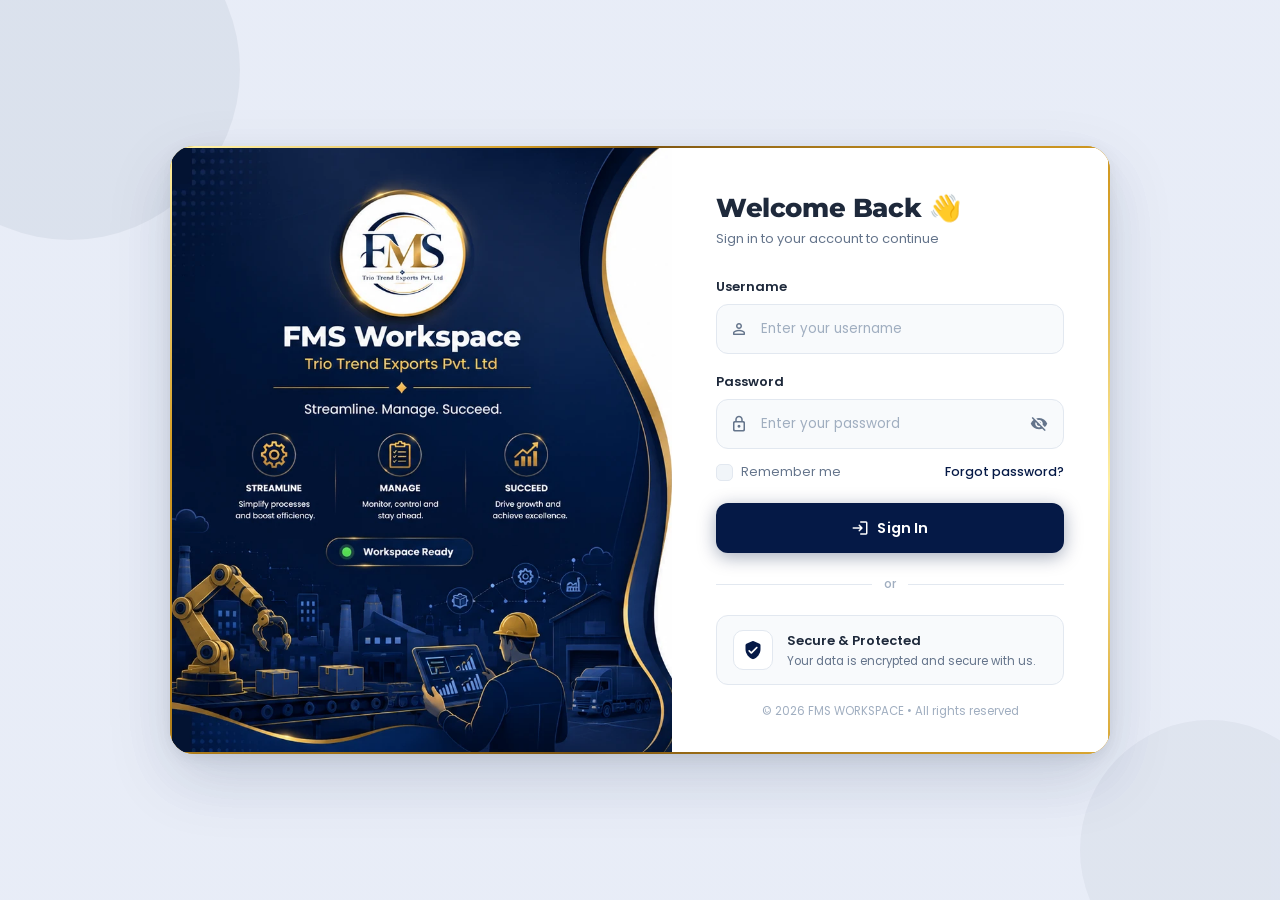
<file: login.html>
<!DOCTYPE html>
<html lang="en">
<head>
  <meta charset="UTF-8" />
  <meta name="viewport" content="width=device-width, initial-scale=1.0" />
  <title>FMS Workspace — Sign In</title>
  <link rel="icon" type="image/jpeg" href="https://res.cloudinary.com/dnrgcigsj/image/upload/v1785501945/ChatGPT_Image_Jul_31_2026_06_15_29_PM_ivgl6y.png" />
  <link rel="preconnect" href="https://fonts.googleapis.com" />
  <link rel="preconnect" href="https://fonts.gstatic.com" crossorigin />
  <link href="https://fonts.googleapis.com/css2?family=Poppins:wght@300;400;500;600;700;800&family=Montserrat:wght@400;500;600;700;800&display=swap" rel="stylesheet" />
  <link href="https://fonts.googleapis.com/icon?family=Material+Icons+Round" rel="stylesheet" />
  <!--
    FOR GOOGLE APPS SCRIPT: Replace with <?!= include('login_style'); ?>
    FOR STANDALONE USE: keep this tag as-is.
  -->
  <link rel="stylesheet" href="login.css" />
</head>
<body>

<!-- Page background blobs -->
<div class="page-bg">
  <div class="dot-grid-tr"></div>
  <div class="dot-grid-bl"></div>
</div>

<!-- Success overlay -->
<div class="success-overlay" id="success-overlay">
  <div class="success-icon-wrap">
    <span class="material-icons-round">check</span>
  </div>
  <div class="success-title">Login Successful</div>
  <div class="success-sub">Redirecting to FMS Form…</div>
</div>

<div class="forgot-modal" id="forgot-modal" aria-hidden="true">
  <div class="forgot-modal-card" role="dialog" aria-modal="true" aria-labelledby="forgot-modal-title">
    <button type="button" class="forgot-modal-close" id="forgot-modal-close" aria-label="Close">
      <span class="material-icons-round">close</span>
    </button>
    <div class="forgot-modal-icon">
      <span class="material-icons-round">admin_panel_settings</span>
    </div>
    <h3 id="forgot-modal-title">Password Help</h3>
    <p>For password reset or account access, please contact your Admin.</p>
    <div class="forgot-modal-note">
      <span class="material-icons-round">info</span>
      <span>Admin will verify your identity and help you regain access.</span>
    </div>
    <button type="button" class="forgot-modal-action" id="forgot-modal-action">Okay, Got It</button>
  </div>
</div>

<!-- Main wrapper -->
<div class="login-wrapper">
  <div class="login-card">

    <!-- ================================================================ -->
    <!-- LEFT — Brand Panel                                               -->
    <!-- ================================================================ -->
    <div class="brand-panel">
      <img
        src="[data-uri]"
        alt="FMS Workspace"
        class="brand-panel-img"
      />
    </div><!-- /.brand-panel -->

    <!-- ================================================================ -->
    <!-- RIGHT — Form Panel                                               -->
    <!-- ================================================================ -->
    <div class="form-panel">

      <div class="form-heading">
        <h2>Welcome Back 👋</h2>
        <p>Sign in to your account to continue</p>
      </div>

      <!-- Error alert -->
      <div class="login-alert" id="login-alert">
        <span class="material-icons-round">error_outline</span>
        <span id="alert-msg">Invalid username or password. Please try again.</span>
      </div>

      <form class="login-form" id="login-form" novalidate autocomplete="off">

        <!-- Username -->
        <div class="field-group" id="field-username">
          <label for="username">Username</label>
          <div class="input-wrap">
            <span class="input-left-icon material-icons-round">person_outline</span>
            <input
              class="login-input"
              type="text"
              id="username"
              placeholder="Enter your username"
              autocomplete="username"
              spellcheck="false"
            />
          </div>
          <div class="field-error">
            <span class="material-icons-round">error</span>
            <span>Username is required.</span>
          </div>
        </div>

        <!-- Password -->
        <div class="field-group" id="field-password">
          <label for="password">Password</label>
          <div class="input-wrap">
            <span class="input-left-icon material-icons-round">lock_outline</span>
            <input
              class="login-input"
              type="password"
              id="password"
              placeholder="Enter your password"
              autocomplete="current-password"
            />
            <button type="button" class="pw-toggle" id="pw-toggle" tabindex="-1" aria-label="Toggle password">
              <span class="material-icons-round" id="pw-icon">visibility_off</span>
            </button>
          </div>
          <div class="field-error">
            <span class="material-icons-round">error</span>
            <span>Password is required.</span>
          </div>
        </div>

        <!-- Remember me + Forgot -->
        <div class="form-row">
          <label class="remember-me">
            <input type="checkbox" id="remember-me" />
            <span>Remember me</span>
          </label>
          <a href="#" class="forgot-link" id="forgot-link">Forgot password?</a>
        </div>

        <!-- Submit -->
        <button type="submit" class="btn-login" id="login-btn">
          <div class="btn-spinner"></div>
          <span class="btn-text" style="display:flex;align-items:center;gap:8px;">
            <span class="material-icons-round" style="font-size:18px;">login</span>
            Sign In
          </span>
        </button>

        <!-- OR divider -->
        <div class="or-divider"><span>or</span></div>

        <!-- Security badge -->
        <div class="secure-badge">
          <div class="secure-icon">
            <span class="material-icons-round">verified_user</span>
          </div>
          <div class="secure-text">
            <strong>Secure &amp; Protected</strong>
            <p>Your data is encrypted and secure with us.</p>
          </div>
        </div>

      </form>

      <div class="form-footer">© 2026 FMS WORKSPACE • All rights reserved</div>

    </div><!-- /.form-panel -->

  </div><!-- /.login-card -->
</div><!-- /.login-wrapper -->

<!--
  FOR GOOGLE APPS SCRIPT: Replace this script block with <?!= include('login_js'); ?>
  FOR STANDALONE USE: keep as-is.
-->
<script>
(function () {
  'use strict';

  var GAS_URL     = 'https://script.google.com/macros/s/AKfycbx99oNMmHYn-jum8NEtkUFqYmR3nV0reWfL1MYC7GDeRxQJu-BbKJq56KW1KcmUoCjRNA/exec';
  var SESSION_KEY     = 'fms_user';
  var ACCESS_KEY      = 'fms_access';     // JSON array of tab names this user is allowed to open
  var KPI_ACCESS_KEY  = 'fms_kpi_access'; // JSON array of KPI-card ids this user is allowed to see (empty = no restriction)
  var AI_ACCESS_KEY   = 'fms_ai_access';  // JSON array of AI-feature names this user is allowed to open (empty = no restriction)
  var MAIN_PAGE   = 'index.html';

  var form        = document.getElementById('login-form');
  var usernameEl  = document.getElementById('username');
  var passwordEl  = document.getElementById('password');
  var loginBtn    = document.getElementById('login-btn');
  var alertBox    = document.getElementById('login-alert');
  var alertMsg    = document.getElementById('alert-msg');
  var pwToggle    = document.getElementById('pw-toggle');
  var pwIcon      = document.getElementById('pw-icon');
  var successOvl  = document.getElementById('success-overlay');
  var fieldUser   = document.getElementById('field-username');
  var fieldPass   = document.getElementById('field-password');
  var rememberMe  = document.getElementById('remember-me');
  var forgotLink  = document.getElementById('forgot-link');
  var forgotModal = document.getElementById('forgot-modal');
  var forgotClose = document.getElementById('forgot-modal-close');
  var forgotOk    = document.getElementById('forgot-modal-action');

  function getMainUrl() {
    if (!/\/login\.html$/i.test(window.location.pathname)) {
      return GAS_URL + '?page=app';
    }
    if (window.location.search && /(?:^|[?&])page=login(?:&|$)/.test(window.location.search)) {
      return window.location.pathname + '?page=app';
    }
    return MAIN_PAGE;
  }

  function goToMainPage() {
    window.location.replace(getMainUrl());
  }

  // Redirect if already logged in
  try {
    var stored = sessionStorage.getItem(SESSION_KEY) || localStorage.getItem(SESSION_KEY);
    if (stored) { goToMainPage(); }
  } catch (e) {}

  // Password toggle
  pwToggle.addEventListener('click', function () {
    var hide = passwordEl.type === 'password';
    passwordEl.type = hide ? 'text' : 'password';
    pwIcon.textContent = hide ? 'visibility' : 'visibility_off';
  });

  // Clear on input
  usernameEl.addEventListener('input', function () { fieldUser.classList.remove('has-error'); hideAlert(); });
  passwordEl.addEventListener('input', function () { fieldPass.classList.remove('has-error'); hideAlert(); });

  function setForgotModal(open) {
    if (!forgotModal) return;
    forgotModal.classList.toggle('visible', open);
    forgotModal.setAttribute('aria-hidden', open ? 'false' : 'true');
    if (open && forgotOk) forgotOk.focus();
  }

  if (forgotLink) {
    forgotLink.addEventListener('click', function (e) {
      e.preventDefault();
      hideAlert();
      setForgotModal(true);
    });
  }
  [forgotClose, forgotOk].forEach(function (btn) {
    if (!btn) return;
    btn.addEventListener('click', function () { setForgotModal(false); });
  });
  if (forgotModal) {
    forgotModal.addEventListener('click', function (e) {
      if (e.target === forgotModal) setForgotModal(false);
    });
  }
  document.addEventListener('keydown', function (e) {
    if (e.key === 'Escape') setForgotModal(false);
  });

  function showAlert(msg) {
    alertMsg.textContent = msg;
    alertBox.classList.remove('visible');
    void alertBox.offsetWidth;
    alertBox.classList.add('visible');
  }

  function hideAlert() { alertBox.classList.remove('visible'); }

  function validate() {
    var ok = true;
    if (!usernameEl.value.trim()) { fieldUser.classList.add('has-error'); ok = false; }
    if (!passwordEl.value.trim()) { fieldPass.classList.add('has-error'); ok = false; }
    return ok;
  }

  function setLoading(on) {
    loginBtn.disabled = on;
    loginBtn.classList.toggle('loading', on);
  }

  function jsonp(params, callback) {
    var cbName = 'lgin_' + Date.now() + '_' + Math.floor(Math.random() * 1e6);
    var url = GAS_URL + '?callback=' + cbName;
    Object.keys(params).forEach(function (k) {
      url += '&' + encodeURIComponent(k) + '=' + encodeURIComponent(String(params[k]));
    });
    var timeout;
    var script = document.createElement('script');
    window[cbName] = function (data) {
      clearTimeout(timeout);
      try { delete window[cbName]; } catch (e) { window[cbName] = undefined; }
      if (script.parentNode) script.parentNode.removeChild(script);
      callback(null, data);
    };
    script.onerror = function () {
      clearTimeout(timeout);
      try { delete window[cbName]; } catch (e) { window[cbName] = undefined; }
      if (script.parentNode) script.parentNode.removeChild(script);
      callback(new Error('Network error — could not reach the server.'));
    };
    timeout = setTimeout(function () {
      try { delete window[cbName]; } catch (e) { window[cbName] = undefined; }
      if (script.parentNode) script.parentNode.removeChild(script);
      callback(new Error('Request timed out.'));
    }, 15000);
    script.src = url;
    document.head.appendChild(script);
  }

  function onLoginSuccess(username, access, kpiAccess, aiAccess) {
    try {
      sessionStorage.setItem(SESSION_KEY, username);
      sessionStorage.setItem(ACCESS_KEY, JSON.stringify(access || []));
      sessionStorage.setItem(KPI_ACCESS_KEY, JSON.stringify(kpiAccess || []));
      sessionStorage.setItem(AI_ACCESS_KEY, JSON.stringify(aiAccess || []));
      if (rememberMe && rememberMe.checked) {
        localStorage.setItem(SESSION_KEY, username);
        localStorage.setItem(ACCESS_KEY, JSON.stringify(access || []));
        localStorage.setItem(KPI_ACCESS_KEY, JSON.stringify(kpiAccess || []));
        localStorage.setItem(AI_ACCESS_KEY, JSON.stringify(aiAccess || []));
      } else {
        localStorage.removeItem(ACCESS_KEY);
        localStorage.removeItem(KPI_ACCESS_KEY);
        localStorage.removeItem(AI_ACCESS_KEY);
      }
    } catch (e) {}
    successOvl.classList.add('visible');
    setTimeout(goToMainPage, 1600);
  }

  form.addEventListener('submit', function (e) {
    e.preventDefault();
    hideAlert();
    if (!validate()) return;

    var username = usernameEl.value.trim();
    var password = passwordEl.value.trim();
    setLoading(true);

    if (typeof google !== 'undefined' && google.script && google.script.run) {
      google.script.run
        .withSuccessHandler(function (result) {
          setLoading(false);
          if (result && result.success) onLoginSuccess(result.username || username, result.access, result.kpiAccess, result.aiAccess);
          else showAlert((result && result.error) || 'Invalid username or password.');
        })
        .withFailureHandler(function (err) { setLoading(false); showAlert(err.message || 'Login failed.'); })
        .validateLogin(username, password);
    } else {
      jsonp({ action: 'validateLogin', username: username, password: password }, function (err, result) {
        setLoading(false);
        if (err) { showAlert(err.message); return; }
        if (result && result.success) onLoginSuccess(result.username || username, result.access, result.kpiAccess, result.aiAccess);
        else showAlert((result && result.error) || 'Invalid username or password.');
      });
    }
  });

  [usernameEl, passwordEl].forEach(function (el) {
    el.addEventListener('keydown', function (e) {
      if (e.key === 'Enter') { e.preventDefault(); form.dispatchEvent(new Event('submit')); }
    });
  });

  // Also read from localStorage on load (remember me)
  try {
    var lsUser = localStorage.getItem(SESSION_KEY);
    if (lsUser) {
      sessionStorage.setItem(SESSION_KEY, lsUser);
      var lsAccess = localStorage.getItem(ACCESS_KEY);
      if (lsAccess) sessionStorage.setItem(ACCESS_KEY, lsAccess);
      var lsKpiAccess = localStorage.getItem(KPI_ACCESS_KEY);
      if (lsKpiAccess) sessionStorage.setItem(KPI_ACCESS_KEY, lsKpiAccess);
      var lsAiAccess = localStorage.getItem(AI_ACCESS_KEY);
      if (lsAiAccess) sessionStorage.setItem(AI_ACCESS_KEY, lsAiAccess);
      goToMainPage();
    }
  } catch (e) {}

})();
</script>

</body>
</html>
</file>
<file: login.css>
/* =============================================================================
   FMS FORM — login.css  (Split-panel redesign)
   ============================================================================= */

@import url('https://fonts.googleapis.com/css2?family=Poppins:wght@300;400;500;600;700;800&family=Montserrat:wght@400;500;600;700;800&display=swap');

*, *::before, *::after { box-sizing: border-box; margin: 0; padding: 0; }

:root {
  --blue:        #051946;
  --blue-dark:   #031330;
  --blue-light:  #0a2454;
  --blue-xlight: #dbe6ff;
  --white:       #ffffff;
  --bg:          #e8edf7;
  --text:        #1e293b;
  --text-sub:    #64748b;
  --border:      #e2e8f0;
  --error:       #ef4444;
  --radius-card: 24px;
  --radius-inp:  12px;
  --shadow-card: 0 24px 64px rgba(5,25,70,.16), 0 4px 16px rgba(0,0,0,.08);
}

html, body {
  height: 100%;
  font-family: 'Poppins', sans-serif;
  background: var(--bg);
  overflow: hidden;
}

/* -------------------------------------------------------------------------- */
/* Page background — subtle blobs                                             */
/* -------------------------------------------------------------------------- */
.page-bg {
  position: fixed;
  inset: 0;
  overflow: hidden;
  pointer-events: none;
  z-index: 0;
}

.page-bg::before {
  content: '';
  position: absolute;
  width: 340px; height: 340px;
  border-radius: 50%;
  background: rgba(5,25,70,.08);
  top: -100px; left: -100px;
}

.page-bg::after {
  content: '';
  position: absolute;
  width: 260px; height: 260px;
  border-radius: 50%;
  background: rgba(5,25,70,.06);
  bottom: -80px; right: -60px;
}

.dot-grid-tr {
  position: absolute;
  top: 28px; right: 80px;
  width: 120px; height: 120px;
  display: none;
}

.dot-grid-bl {
  position: absolute;
  bottom: 32px; left: 60px;
  width: 120px; height: 120px;
  display: none;
}

/* -------------------------------------------------------------------------- */
/* Centering wrapper                                                          */
/* -------------------------------------------------------------------------- */
.login-wrapper {
  position: relative;
  z-index: 10;
  display: flex;
  align-items: center;
  justify-content: center;
  height: 100%;
  padding: 20px;
  overflow: hidden;
}

/* Decorative page background: sits behind the login card, not inside it. */
.login-wrapper::before {
  content: '';
  position: absolute;
  inset: 0;
  background: linear-gradient(rgba(232, 237, 247, .48), rgba(232, 237, 247, .48)),
    url('https://res.cloudinary.com/dnrgcigsj/image/upload/v1784551693/ChatGPT_Image_Jul_20_2026_06_16_32_PM_o9zlon.png') center / cover no-repeat;
  opacity: .72;
  pointer-events: none;
}

.login-wrapper > .login-card {
  z-index: 1;
}

/* -------------------------------------------------------------------------- */
/* Card (split)                                                               */
/* -------------------------------------------------------------------------- */
.login-card {
  position: relative;
  isolation: isolate;
  display: flex;
  width: 100%;
  max-width: 940px;
  min-height: 560px;
  padding: 2px;
  border-radius: var(--radius-card);
  overflow: hidden;
  background: #bf8b18;
  box-shadow: var(--shadow-card);
  animation: cardIn .5s cubic-bezier(.22,.68,0,1.15) both;
}

/* A rotating gold glint is visible only in the card's 2px outer edge. */
.login-card::before {
  content: '';
  position: absolute;
  z-index: 0;
  width: 175%;
  aspect-ratio: 1;
  top: 50%;
  left: 50%;
  background: conic-gradient(
    from 0deg,
    #7a5210 0deg,
    #d39b22 60deg,
    #fff0a4 94deg,
    #d39b22 128deg,
    #7a5210 190deg,
    #d39b22 270deg,
    #fff0a4 304deg,
    #d39b22 338deg,
    #7a5210 360deg
  );
  transform: translate(-50%, -50%);
  animation: goldenBorderRotate 5s linear infinite;
}

.login-card > * {
  position: relative;
  z-index: 1;
}

@keyframes goldenBorderRotate {
  from { transform: translate(-50%, -50%) rotate(0deg); }
  to   { transform: translate(-50%, -50%) rotate(360deg); }
}

@media (prefers-reduced-motion: reduce) {
  .login-card::before { animation: none; }
}

@keyframes cardIn {
  from { opacity: 0; transform: translateY(28px) scale(.97); }
  to   { opacity: 1; transform: translateY(0) scale(1); }
}

/* -------------------------------------------------------------------------- */
/* LEFT — brand panel                                                         */
/* -------------------------------------------------------------------------- */
/* Width is derived from the card's actual height via aspect-ratio (matching
   the artwork's own 835:941 proportions exactly), instead of a fixed pixel
   width. That means the full artwork — wave included — always fits with
   zero cropping and zero leftover gap, no matter how tall the card gets. */
.brand-panel {
  flex: 0 0 500px;
  width: 500px;
  align-self: stretch;
  background: #031330;
  position: relative;
  overflow: hidden;
}

.brand-panel-img {
  display: block;
  width: 100%;
  height: 100%;
  object-fit: cover;
  object-position: center top;
}

/* -------------------------------------------------------------------------- */
/* RIGHT — form panel                                                         */
/* -------------------------------------------------------------------------- */
.form-panel {
  flex: 1;
  min-width: 0;
  background: var(--white);
  display: flex;
  flex-direction: column;
  justify-content: center;
  padding: 44px 44px 32px;
}

.form-heading {
  margin-bottom: 28px;
}

.form-heading h2 {
  font-family: 'Montserrat', sans-serif;
  font-size: 26px;
  font-weight: 800;
  color: var(--text);
  letter-spacing: -.4px;
}

.form-heading p {
  font-size: 13px;
  color: var(--text-sub);
  margin-top: 5px;
  font-weight: 400;
}

/* -------------------------------------------------------------------------- */
/* Alert                                                                      */
/* -------------------------------------------------------------------------- */
.login-alert {
  display: none;
  align-items: center;
  gap: 9px;
  background: #fef2f2;
  border: 1.5px solid #fecaca;
  border-radius: 10px;
  padding: 11px 14px;
  font-size: 13px;
  color: #b91c1c;
  margin-bottom: 18px;
  animation: shake .4s ease;
}

.login-alert.visible { display: flex; }
.login-alert .material-icons-round { font-size: 17px; flex-shrink: 0; }

@keyframes shake {
  0%,100% { transform: translateX(0); }
  20%      { transform: translateX(-7px); }
  40%      { transform: translateX(7px); }
  60%      { transform: translateX(-4px); }
  80%      { transform: translateX(4px); }
}

/* -------------------------------------------------------------------------- */
/* Form fields                                                                */
/* -------------------------------------------------------------------------- */
.login-form {
  display: flex;
  flex-direction: column;
  gap: 18px;
}

.field-group {
  display: flex;
  flex-direction: column;
  gap: 7px;
}

.field-group label {
  font-size: 13px;
  font-weight: 600;
  color: var(--text);
}

.input-wrap {
  position: relative;
  display: flex;
  align-items: center;
}

.input-left-icon {
  position: absolute;
  left: 14px;
  color: var(--text-sub);
  font-size: 18px;
  pointer-events: none;
  transition: color .2s;
  display: flex;
  align-items: center;
}

.login-input {
  width: 100%;
  height: 50px;
  border: 1.5px solid var(--border);
  border-radius: var(--radius-inp);
  background: #f8fafc;
  padding: 0 44px 0 44px;
  font-size: 13.5px;
  font-family: 'Poppins', sans-serif;
  color: var(--text);
  outline: none;
  transition: border-color .2s, box-shadow .2s, background .2s;
}

.login-input::placeholder { color: #a0aec0; }

.login-input:focus {
  border-color: var(--blue);
  box-shadow: 0 0 0 3.5px rgba(5,25,70,.13);
  background: var(--white);
}

.login-input:focus ~ .input-left-icon,
.input-wrap:focus-within .input-left-icon {
  color: var(--blue);
}

.pw-toggle {
  position: absolute;
  right: 12px;
  background: none;
  border: none;
  cursor: pointer;
  color: var(--text-sub);
  display: flex;
  align-items: center;
  padding: 4px;
  border-radius: 6px;
  transition: color .2s;
}

.pw-toggle:hover { color: var(--blue); }
.pw-toggle .material-icons-round { font-size: 18px; }

/* Error state */
.field-group.has-error .login-input {
  border-color: var(--error);
  box-shadow: 0 0 0 3px rgba(239,68,68,.11);
}

.field-error {
  font-size: 11.5px;
  color: var(--error);
  display: none;
  gap: 4px;
  align-items: center;
}

.field-group.has-error .field-error { display: flex; }
.field-error .material-icons-round  { font-size: 13px; }

/* -------------------------------------------------------------------------- */
/* Remember me + forgot                                                       */
/* -------------------------------------------------------------------------- */
.form-row {
  display: flex;
  align-items: center;
  justify-content: space-between;
  margin-top: -4px;
}

.remember-me {
  display: flex;
  align-items: center;
  gap: 8px;
  cursor: pointer;
  user-select: none;
}

.remember-me input[type="checkbox"] {
  appearance: none;
  -webkit-appearance: none;
  width: 17px; height: 17px;
  border: 1.5px solid var(--border);
  border-radius: 5px;
  background: #f1f5f9;
  cursor: pointer;
  position: relative;
  flex-shrink: 0;
  transition: background .15s, border-color .15s;
}

.remember-me input[type="checkbox"]:checked {
  background: var(--blue);
  border-color: var(--blue);
}

.remember-me input[type="checkbox"]:checked::after {
  content: '';
  position: absolute;
  left: 4px; top: 1px;
  width: 5px; height: 9px;
  border: 2px solid var(--white);
  border-left: none; border-top: none;
  transform: rotate(45deg);
}

.remember-me span {
  font-size: 12.5px;
  color: var(--text-sub);
}

.forgot-link {
  font-size: 12.5px;
  color: var(--blue);
  font-weight: 500;
  text-decoration: none;
  transition: color .15s;
}

.forgot-link:hover { color: var(--blue-dark); text-decoration: underline; }

.forgot-modal {
  position: fixed;
  inset: 0;
  background: rgba(11,19,37,.42);
  display: none;
  align-items: center;
  justify-content: center;
  padding: 20px;
  z-index: 10000;
  font-family: 'Poppins', sans-serif;
}

.forgot-modal.visible {
  display: flex;
  animation: fadeIn .18s ease;
}

.forgot-modal-card {
  width: min(420px, 100%);
  background: #ffffff;
  border: 1px solid #dbe3ef;
  border-radius: 22px;
  box-shadow: 0 24px 70px rgba(5,25,70,.24);
  padding: 30px 28px 26px;
  position: relative;
  text-align: center;
  animation: modalIn .22s ease both;
}

.forgot-modal-close {
  position: absolute;
  top: 14px;
  right: 14px;
  width: 34px;
  height: 34px;
  border: none;
  border-radius: 50%;
  background: #f1f5f9;
  color: #64748b;
  display: flex;
  align-items: center;
  justify-content: center;
  cursor: pointer;
  transition: background .16s, color .16s;
}

.forgot-modal-close:hover,
.forgot-modal-close:focus-visible {
  background: #e2e8f0;
  color: var(--blue);
  outline: none;
}

.forgot-modal-close .material-icons-round {
  font-size: 18px;
}

.forgot-modal-icon {
  width: 66px;
  height: 66px;
  border-radius: 18px;
  background: var(--blue);
  color: #ffffff;
  display: flex;
  align-items: center;
  justify-content: center;
  margin: 0 auto 18px;
  box-shadow: 0 12px 24px rgba(5,25,70,.22);
}

.forgot-modal-icon .material-icons-round {
  font-size: 34px;
}

.forgot-modal-card h3 {
  font-family: 'Montserrat', sans-serif;
  font-size: 22px;
  font-weight: 800;
  color: var(--text);
  margin-bottom: 8px;
}

.forgot-modal-card p {
  font-size: 13.5px;
  color: var(--text-sub);
  line-height: 1.6;
  max-width: 310px;
  margin: 0 auto;
}

.forgot-modal-note {
  display: flex;
  align-items: flex-start;
  gap: 8px;
  margin: 20px 0;
  padding: 12px 14px;
  border-radius: 14px;
  background: #f8fafc;
  border: 1px solid var(--border);
  text-align: left;
  color: #475569;
  font-size: 12.2px;
  line-height: 1.5;
}

.forgot-modal-note .material-icons-round {
  font-size: 18px;
  color: var(--blue);
  margin-top: 1px;
  flex-shrink: 0;
}

.forgot-modal-action {
  width: 100%;
  height: 44px;
  border: none;
  border-radius: 12px;
  background: var(--blue);
  color: #ffffff;
  font-family: 'Poppins', sans-serif;
  font-size: 13.5px;
  font-weight: 700;
  cursor: pointer;
  transition: background .16s, transform .16s, box-shadow .16s;
  box-shadow: 0 8px 20px rgba(5,25,70,.24);
}

.forgot-modal-action:hover,
.forgot-modal-action:focus-visible {
  background: var(--blue-dark);
  transform: translateY(-1px);
  outline: none;
}

@keyframes modalIn {
  from { opacity: 0; transform: translateY(10px) scale(.98); }
  to { opacity: 1; transform: translateY(0) scale(1); }
}

/* -------------------------------------------------------------------------- */
/* Sign In button                                                             */
/* -------------------------------------------------------------------------- */
.btn-login {
  height: 50px;
  background: var(--blue);
  color: var(--white);
  border: none;
  border-radius: var(--radius-inp);
  font-size: 14.5px;
  font-weight: 600;
  font-family: 'Poppins', sans-serif;
  cursor: pointer;
  width: 100%;
  display: flex;
  align-items: center;
  justify-content: center;
  gap: 8px;
  box-shadow: 0 4px 18px rgba(5,25,70,.36);
  transition: background .18s, transform .18s, box-shadow .18s;
  letter-spacing: .15px;
  margin-top: 4px;
}

.btn-login:hover {
  background: var(--blue-dark);
  transform: translateY(-1px);
  box-shadow: 0 8px 24px rgba(5,25,70,.38);
}

.btn-login:active { transform: translateY(0); box-shadow: 0 3px 10px rgba(5,25,70,.30); }

.btn-login:disabled {
  opacity: .7;
  cursor: not-allowed;
  transform: none;
}

.btn-login .material-icons-round { font-size: 18px; }

/* Spinner */
.btn-spinner {
  width: 18px; height: 18px;
  border: 2.5px solid rgba(255,255,255,.35);
  border-top-color: var(--white);
  border-radius: 50%;
  animation: spin .7s linear infinite;
  display: none;
}

.btn-login.loading .btn-spinner { display: block; }
.btn-login.loading .btn-text    { display: none; }

@keyframes spin { to { transform: rotate(360deg); } }

/* -------------------------------------------------------------------------- */
/* OR divider                                                                 */
/* -------------------------------------------------------------------------- */
.or-divider {
  display: flex;
  align-items: center;
  gap: 12px;
  margin: 4px 0;
}

.or-divider::before,
.or-divider::after {
  content: '';
  flex: 1;
  height: 1px;
  background: var(--border);
}

.or-divider span {
  font-size: 12px;
  color: #a0aec0;
  font-weight: 500;
}

/* -------------------------------------------------------------------------- */
/* Security badge                                                             */
/* -------------------------------------------------------------------------- */
.secure-badge {
  display: flex;
  align-items: center;
  gap: 14px;
  background: #f8fafc;
  border: 1.5px solid var(--border);
  border-radius: var(--radius-inp);
  padding: 14px 16px;
}

.secure-icon {
  width: 40px; height: 40px;
  background: var(--white);
  border-radius: 10px;
  display: flex;
  align-items: center;
  justify-content: center;
  border: 1.5px solid var(--border);
  flex-shrink: 0;
}

.secure-icon .material-icons-round {
  font-size: 20px;
  color: var(--blue);
}

.secure-text strong {
  font-size: 13px;
  font-weight: 600;
  color: var(--text);
  display: block;
}

.secure-text p {
  font-size: 11.5px;
  color: var(--text-sub);
  margin-top: 2px;
  line-height: 1.4;
}

/* -------------------------------------------------------------------------- */
/* Footer                                                                     */
/* -------------------------------------------------------------------------- */
.form-footer {
  text-align: center;
  font-size: 11.5px;
  color: #a0aec0;
  margin-top: 18px;
}

/* -------------------------------------------------------------------------- */
/* Success overlay                                                            */
/* -------------------------------------------------------------------------- */
.success-overlay {
  position: fixed; inset: 0;
  background: rgba(255,255,255,.95);
  display: none;
  flex-direction: column;
  align-items: center;
  justify-content: center;
  z-index: 9999;
  gap: 14px;
  font-family: 'Poppins', sans-serif;
}

.success-overlay.visible { display: flex; animation: fadeIn .3s ease; }

@keyframes fadeIn { from { opacity: 0; } to { opacity: 1; } }

.success-icon-wrap {
  width: 72px; height: 72px;
  background: #16a34a;
  border-radius: 50%;
  display: flex; align-items: center; justify-content: center;
  box-shadow: 0 8px 28px rgba(34,197,94,.40);
  animation: popIn .4s cubic-bezier(.22,.68,0,1.5) both;
}

.success-icon-wrap .material-icons-round { font-size: 38px; color: var(--white); }

@keyframes popIn {
  from { transform: scale(.5); opacity: 0; }
  to   { transform: scale(1); opacity: 1; }
}

.success-title { font-size: 16px; font-weight: 600; color: var(--text); }
.success-sub   { font-size: 13px; color: var(--text-sub); margin-top: -6px; }

/* -------------------------------------------------------------------------- */
/* Responsive                                                                 */
/* -------------------------------------------------------------------------- */
@media (max-width: 700px) {
  .login-card { flex-direction: column; max-width: 440px; }
  .brand-panel {
    flex: 0 0 auto;
    width: 100%;
    aspect-ratio: 835 / 941;
    align-self: auto;
    min-height: 0;
  }
  .form-panel   { padding: 28px 24px 24px; }
  .form-heading h2 { font-size: 21px; }
  html, body { overflow: auto; }
  .login-wrapper { height: auto; padding: 24px 16px; }
}
</file>
